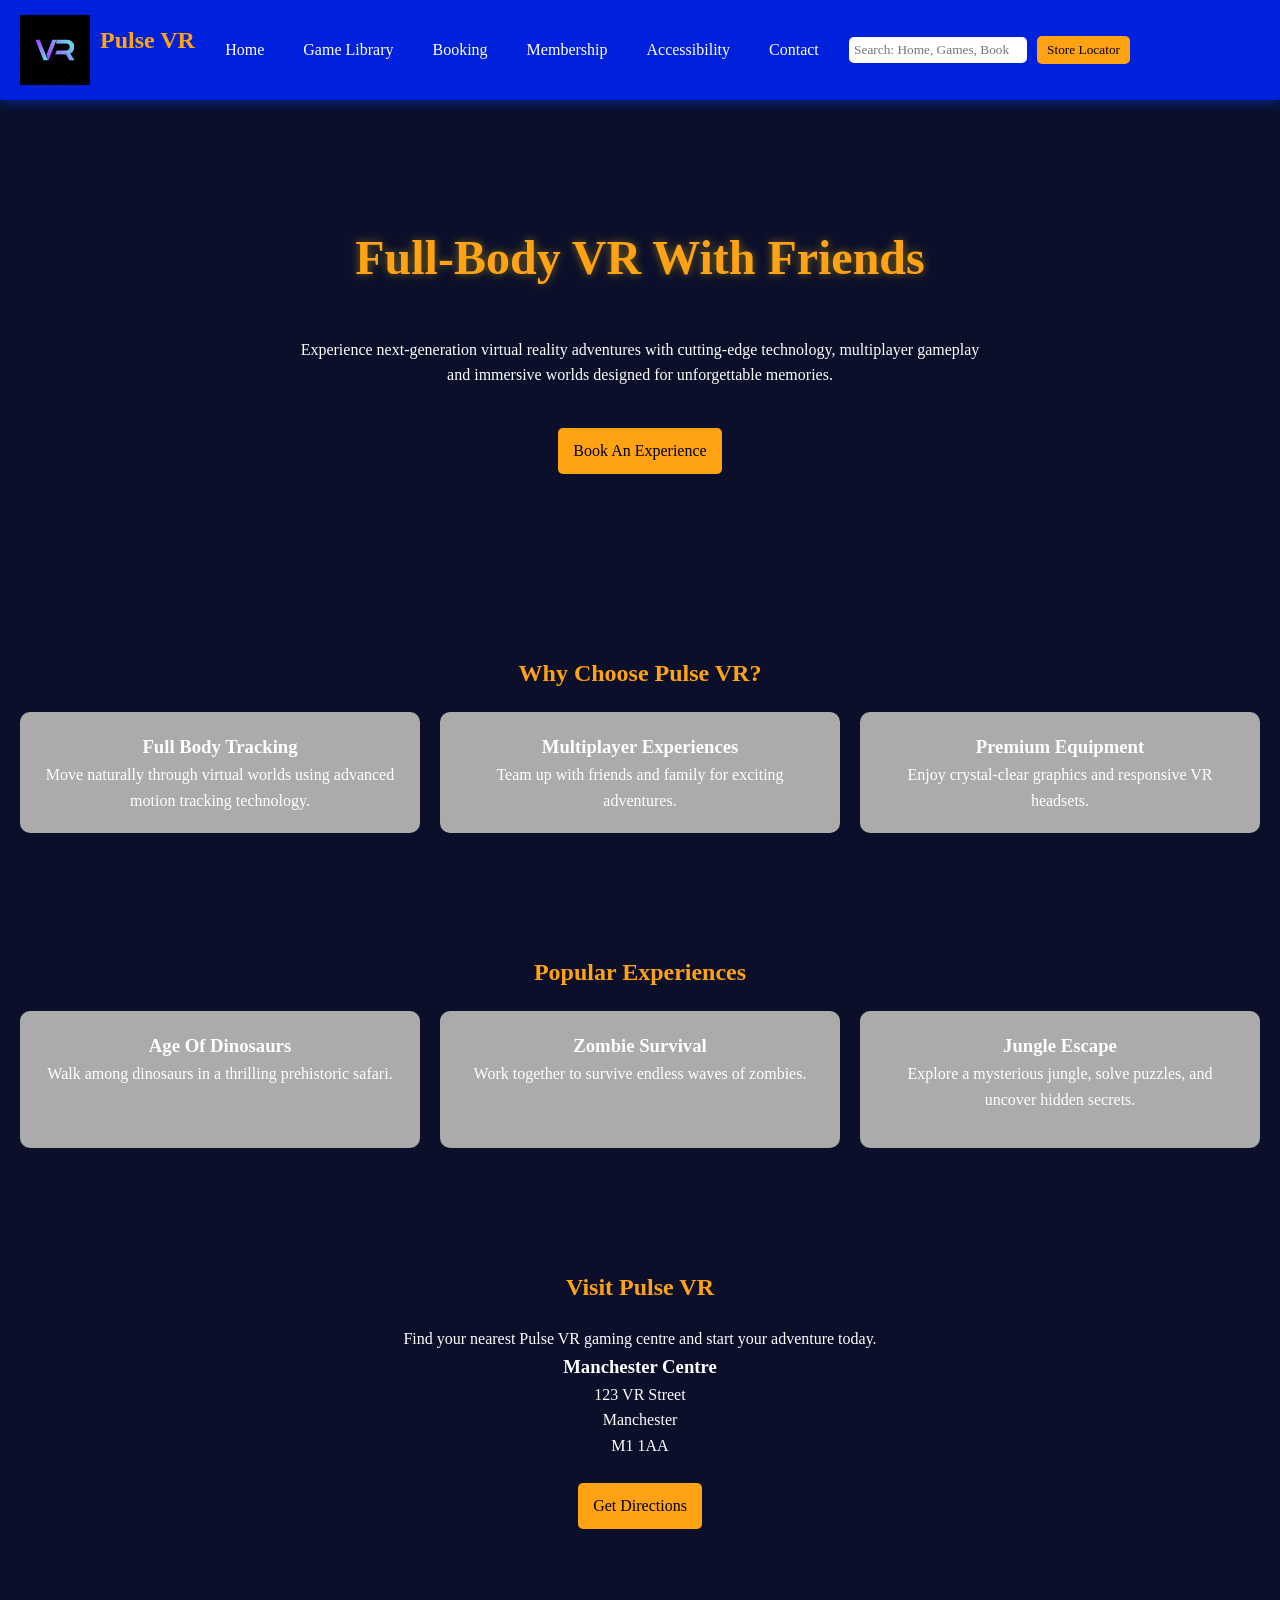
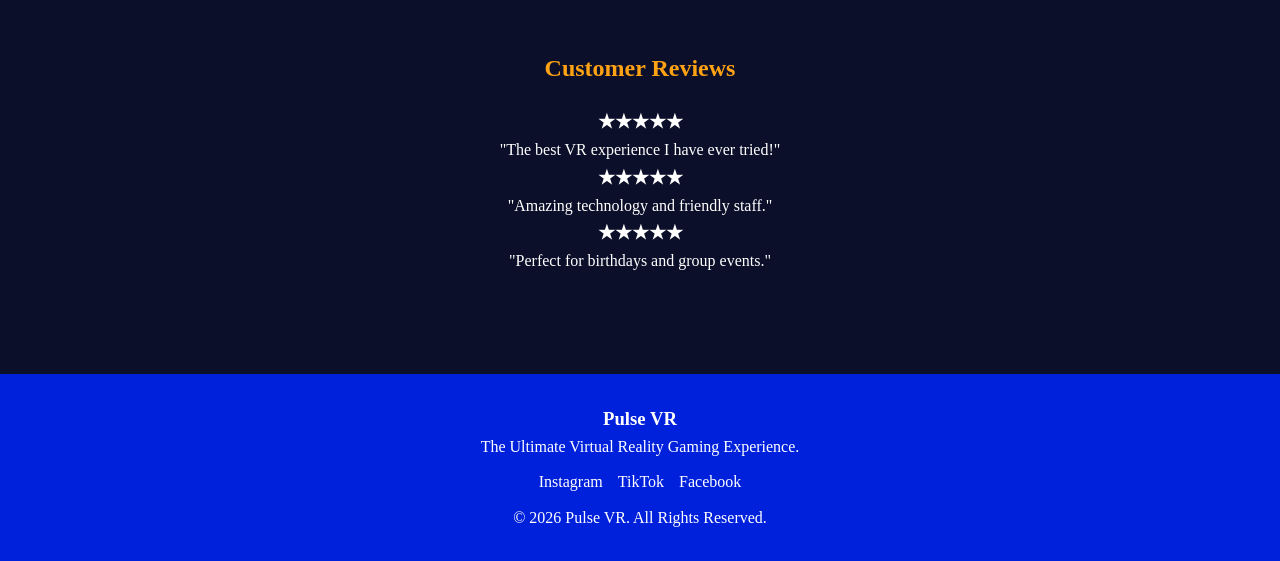
<file: index.html>
<!DOCTYPE html>
<html lang="en">
<head>
<meta charset="UTF-8">
<meta name="viewport" content="width=device-width, initial-scale=1.0">
<title>Pulse VR | Home</title>
<link rel="stylesheet" href="style.css">
</head>
<body>
<header>
<nav class="navbar">
<div class="logo">
<img src="./images/logo.png" alt="Pulse VR">
<h2>Pulse VR</h2>
</div>
<ul class="nav-links">
<li><a href="index.html">Home</a></li>
<li><a href="gamelibrary.html">Game Library</a></li>
<li><a href="booking.html">Booking</a></li>
<li><a href="membership.html">Membership</a></li>
<li><a href="accessibility.html">Accessibility</a></li>
<li><a href="contact.html">Contact</a></li>
</ul>
<div class="nav-right">
<input type="search" id="searchInput"
placeholder="Search: Home, Games, Booking...">
<button class="locator-btn">
                   Store Locator
</button>
<iframe scrolling="no" frameborder="no" clocktype="html5" style="overflow:hidden;border:0;margin:0;padding:0;width:120px;height:40px;"src="https://www.clocklink.com/html5embed.php?clock=004&timezone=UnitedKingdom_London&color=black&size=120&Title=&Message=&Target=&From=2026,1,1,0,0,0&Color=black"></iframe>
</div>
<div class="hamburger" id="hamburger">
   ☰
</div>
</nav>
</header>
<section class="hero">
<div class="hero-content">
<h1>Full-Body VR With Friends</h1>
<p>
               Experience next-generation virtual reality adventures with
               cutting-edge technology, multiplayer gameplay and immersive
               worlds designed for unforgettable memories.
</p>
<div class="hero-buttons">
<a href="booking.html" class="btn-primary">
                   Book An Experience
</a>
</div>
</div>
</section>
<section class="features">
<h2>Why Choose Pulse VR?</h2>
<div class="feature-grid">
<div class="feature-card">
<h3>Full Body Tracking</h3>
<p>
                   Move naturally through virtual worlds using advanced
                   motion tracking technology.
</p>
</div>
<div class="feature-card">
<h3>Multiplayer Experiences</h3>
<p>
                   Team up with friends and family for exciting adventures.
</p>
</div>
<div class="feature-card">
<h3>Premium Equipment</h3>
<p>
                   Enjoy crystal-clear graphics and responsive VR headsets.
</p>
</div>
</div>
</section>
<section class="popular-games">
<h2>Popular Experiences</h2>
<div class="games-grid">
<div class="game-card">
<h3>Age Of Dinosaurs</h3>
<p>
                   Walk among dinosaurs in a thrilling prehistoric safari.
</p>
</div>
<div class="game-card">
<h3>Zombie Survival</h3>
<p>
                   Work together to survive endless waves of zombies.
</p>
</div>
<div class="game-card">
<h3>Jungle Escape</h3>
<p>
Explore a mysterious jungle, solve puzzles, and uncover hidden secrets.
</p>
</div>
</div>
</section>
<section class="store-locator">
<h2>Visit Pulse VR</h2>
<p>
           Find your nearest Pulse VR gaming centre and start your
           adventure today.
</p>
<div class="location-box">
<h3>Manchester Centre</h3>
<p>
               123 VR Street<br>
               Manchester<br>
               M1 1AA
</p>
<a class="btn-primary" target="_blank"
href="https://www.google.com/maps?q=Pulse+VR+Manchester">
Get Directions
</a>
</div>
</section>
<section class="testimonials">
<h2>Customer Reviews</h2>
<div class="review-grid">
<div class="review-card">
<h3>★★★★★</h3>
<p>
                   "The best VR experience I have ever tried!"
</p>
</div>
<div class="review-card">
<h3>★★★★★</h3>
<p>
                   "Amazing technology and friendly staff."
</p>
</div>
<div class="review-card">
<h3>★★★★★</h3>
<p>
                   "Perfect for birthdays and group events."
</p>
</div>
</div>
</section>
<footer>
<div class="footer-content">
<h3>Pulse VR</h3>
<p>
               The Ultimate Virtual Reality Gaming Experience.
</p>
<div class="footer-links">
<a href="#">Instagram</a>
<a href="#">TikTok</a>
<a href="#">Facebook</a>
</div>
<p>
               © 2026 Pulse VR. All Rights Reserved.
</p>
</div>
</footer>
<script src="script.js"></script>
<div id="modal" class="modal">
<div class="modal-content">
<span id="closeModal">&times;</span>
<h2>VR Trailer</h2>
<p>Gameplay preview coming soon...</p>
</div>
</div>
</body>
</html>
</file>
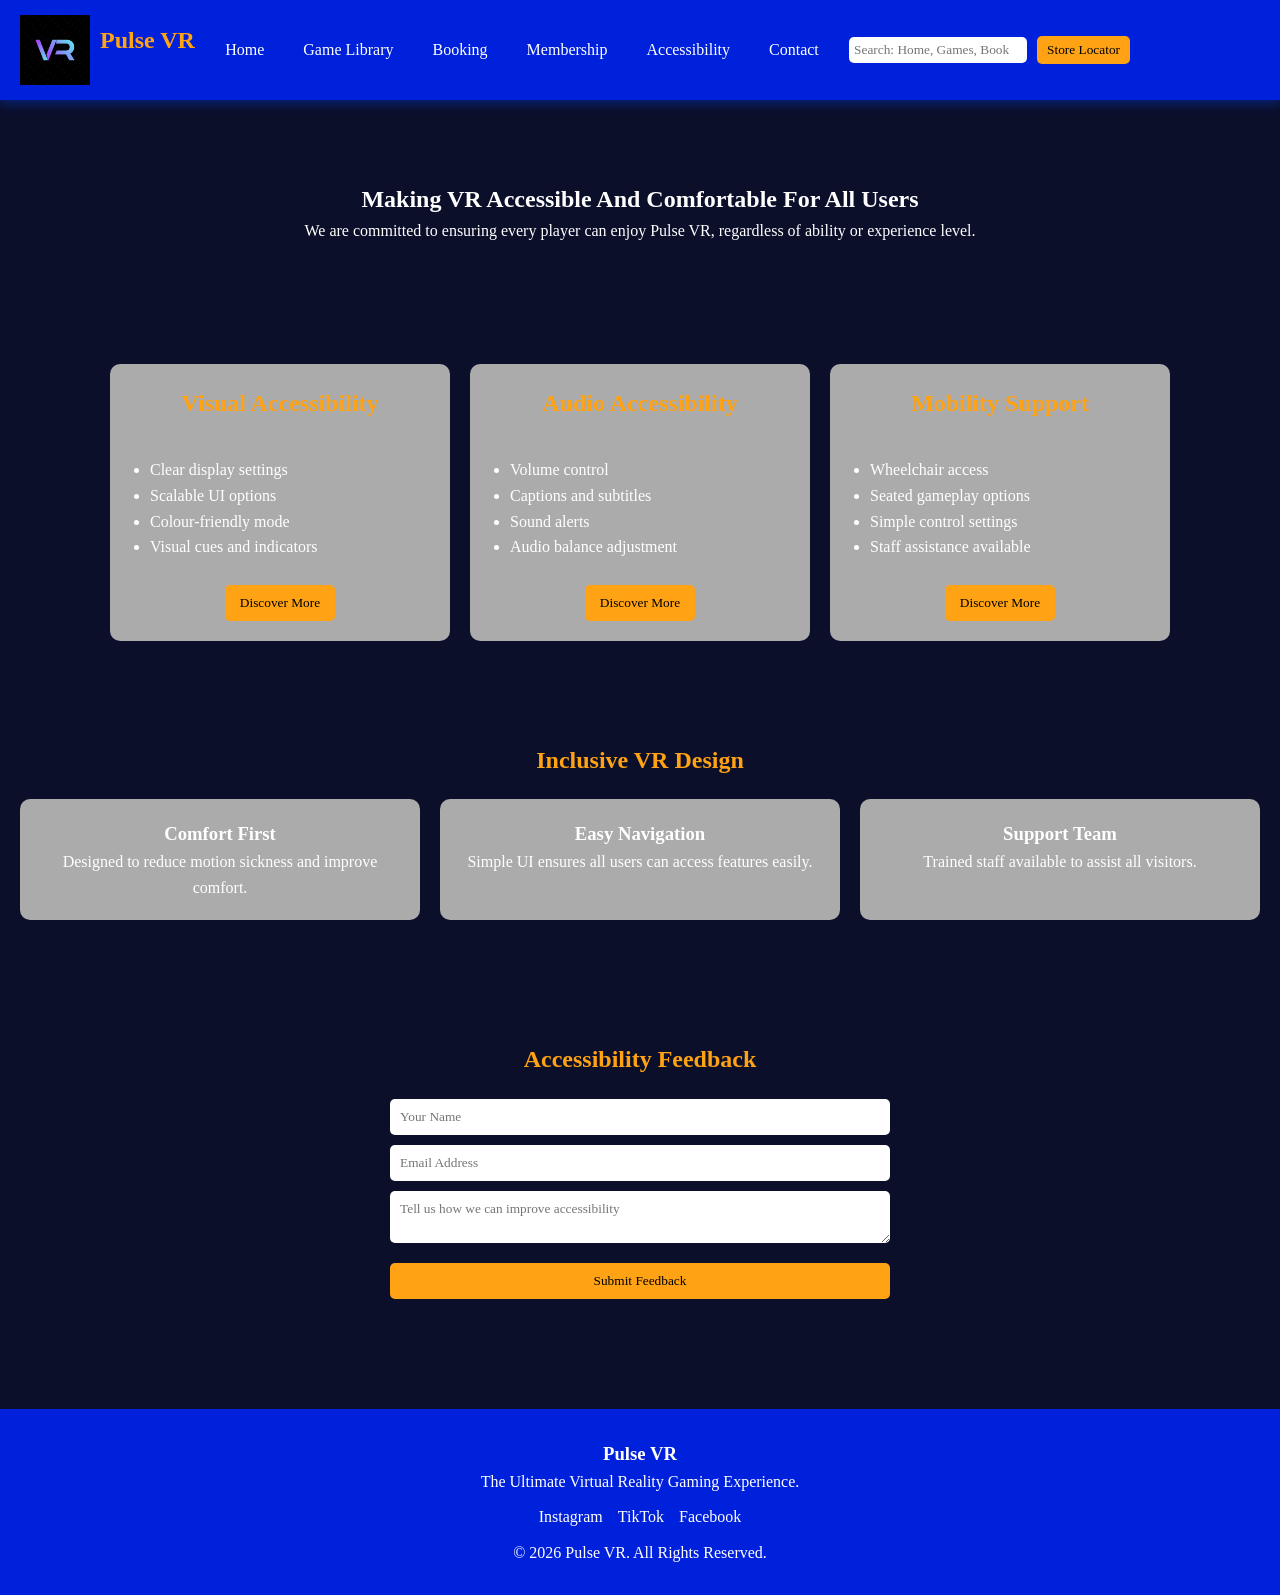
<file: accessibility.html>
<!DOCTYPE html>
<html lang="en">
<head>
<meta charset="UTF-8">
<meta name="viewport" content="width=device-width, initial-scale=1.0">
<title>Pulse VR | Accessibility</title>
<link rel="stylesheet" href="style.css">
</head>
<body>
<header>
<nav class="navbar">
<div class="logo">
<img src="./images/logo.png" alt="Pulse VR">
<h2>Pulse VR</h2>
</div>
<ul class="nav-links">
<li><a href="index.html">Home</a></li>
<li><a href="gamelibrary.html">Game Library</a></li>
<li><a href="booking.html">Booking</a></li>
<li><a href="membership.html">Membership</a></li>
<li><a href="accessibility.html">Accessibility</a></li>
<li><a href="contact.html">Contact</a></li>
</ul>
<div class="nav-right">
<input type="search" id="searchInput"
placeholder="Search: Home, Games, Booking...">
<button class="locator-btn">Store Locator</button>
<iframe scrolling="no" frameborder="no" clocktype="html5" style="overflow:hidden;border:0;margin:0;padding:0;width:120px;height:40px;"src="https://www.clocklink.com/html5embed.php?clock=004&timezone=UnitedKingdom_London&color=black&size=120&Title=&Message=&Target=&From=2026,1,1,0,0,0&Color=black"></iframe>
</div>
<div class="hamburger" id="hamburger">
   ☰
</div>
</nav>
</header>
<section class="page-hero">
<h1>Making VR Accessible And Comfortable For All Users</h1>
<p>
           We are committed to ensuring every player can enjoy Pulse VR,
           regardless of ability or experience level.
</p>
</section>
<section class="accessibility-grid">
<div class="accessibility-card">
<h2>Visual Accessibility</h2>
<ul>
<li>Clear display settings</li>
<li>Scalable UI options</li>
<li>Colour-friendly mode</li>
<li>Visual cues and indicators</li>
</ul>
<button onclick="toggleMore('visual-more')" class="btn-primary">
     Discover More
</button>
<div id="visual-more" class="more-box">
<p>We optimise visuals for clarity, comfort, and reduced eye strain in VR environments.</p>
</div>
</div>
<div class="accessibility-card">
<h2>Audio Accessibility</h2>
<ul>
<li>Volume control</li>
<li>Captions and subtitles</li>
<li>Sound alerts</li>
<li>Audio balance adjustment</li>
</ul>
<button onclick="toggleMore('audio-more')" class="btn-primary">
     Discover More
</button>
<div id="audio-more" class="more-box">
<p>Adaptive audio settings ensure clear sound balance and subtitle support for all users.</p>
</div>
</div>
<div class="accessibility-card">
<h2>Mobility Support</h2>
<ul>
<li>Wheelchair access</li>
<li>Seated gameplay options</li>
<li>Simple control settings</li>
<li>Staff assistance available</li>
</ul>
<button onclick="toggleMore('mobility-more')" class="btn-primary">
     Discover More
</button>
<div id="mobility-more" class="more-box">
<p>Designed for full accessibility including seated mode, assisted play, and simplified controls.</p>
</div>
</div>
</section>
<section class="features">
<h2>Inclusive VR Design</h2>
<div class="feature-grid">
<div class="feature-card">
<h3>Comfort First</h3>
<p>Designed to reduce motion sickness and improve comfort.</p>
</div>
<div class="feature-card">
<h3>Easy Navigation</h3>
<p>Simple UI ensures all users can access features easily.</p>
</div>
<div class="feature-card">
<h3>Support Team</h3>
<p>Trained staff available to assist all visitors.</p>
</div>
</div>
</section>
<section class="feedback">
<h2>Accessibility Feedback</h2>
<form id="accessibilityForm">
<input type="text" placeholder="Your Name" required>
<input type="email" placeholder="Email Address" required>
<textarea placeholder="Tell us how we can improve accessibility" required></textarea>
<button type="submit" class="btn-primary">Submit Feedback</button>
</form>
<p id="formMessage" style="margin-top:10px; color:#FFA213;"></p>
</section>
<footer>
<div class="footer-content">
<h3>Pulse VR</h3>
<p>The Ultimate Virtual Reality Gaming Experience.</p>
<div class="footer-links">
<a href="#">Instagram</a>
<a href="#">TikTok</a>
<a href="#">Facebook</a>
</div>
<p>© 2026 Pulse VR. All Rights Reserved.</p>
</div>
</footer>
<script src="script.js"></script>
<div id="modal" class="modal">
<div class="modal-content">
<span id="closeModal">&times;</span>
<h2>VR Trailer</h2>
<p>Gameplay preview coming soon...</p>
</div>
</div>
<script>
document.addEventListener("submit", function(e) {
   e.preventDefault();
   const form = e.target;
   const msg = document.getElementById("formMessage");
   if (form.id === "contactForm") {
       msg.innerText = "Thank you for contacting Pulse VR. We will get back to you soon.";
       msg.style.color = "#FFA213";
       form.reset();
   }
   if (form.id === "accessibilityForm") {
       msg.innerText = "Thank you for your accessibility feedback. Your comments help us improve the experience for all visitors.";
       msg.style.color = "#FFA213";
       form.reset();
   }
});
</script>
</body>
</html>
</file>
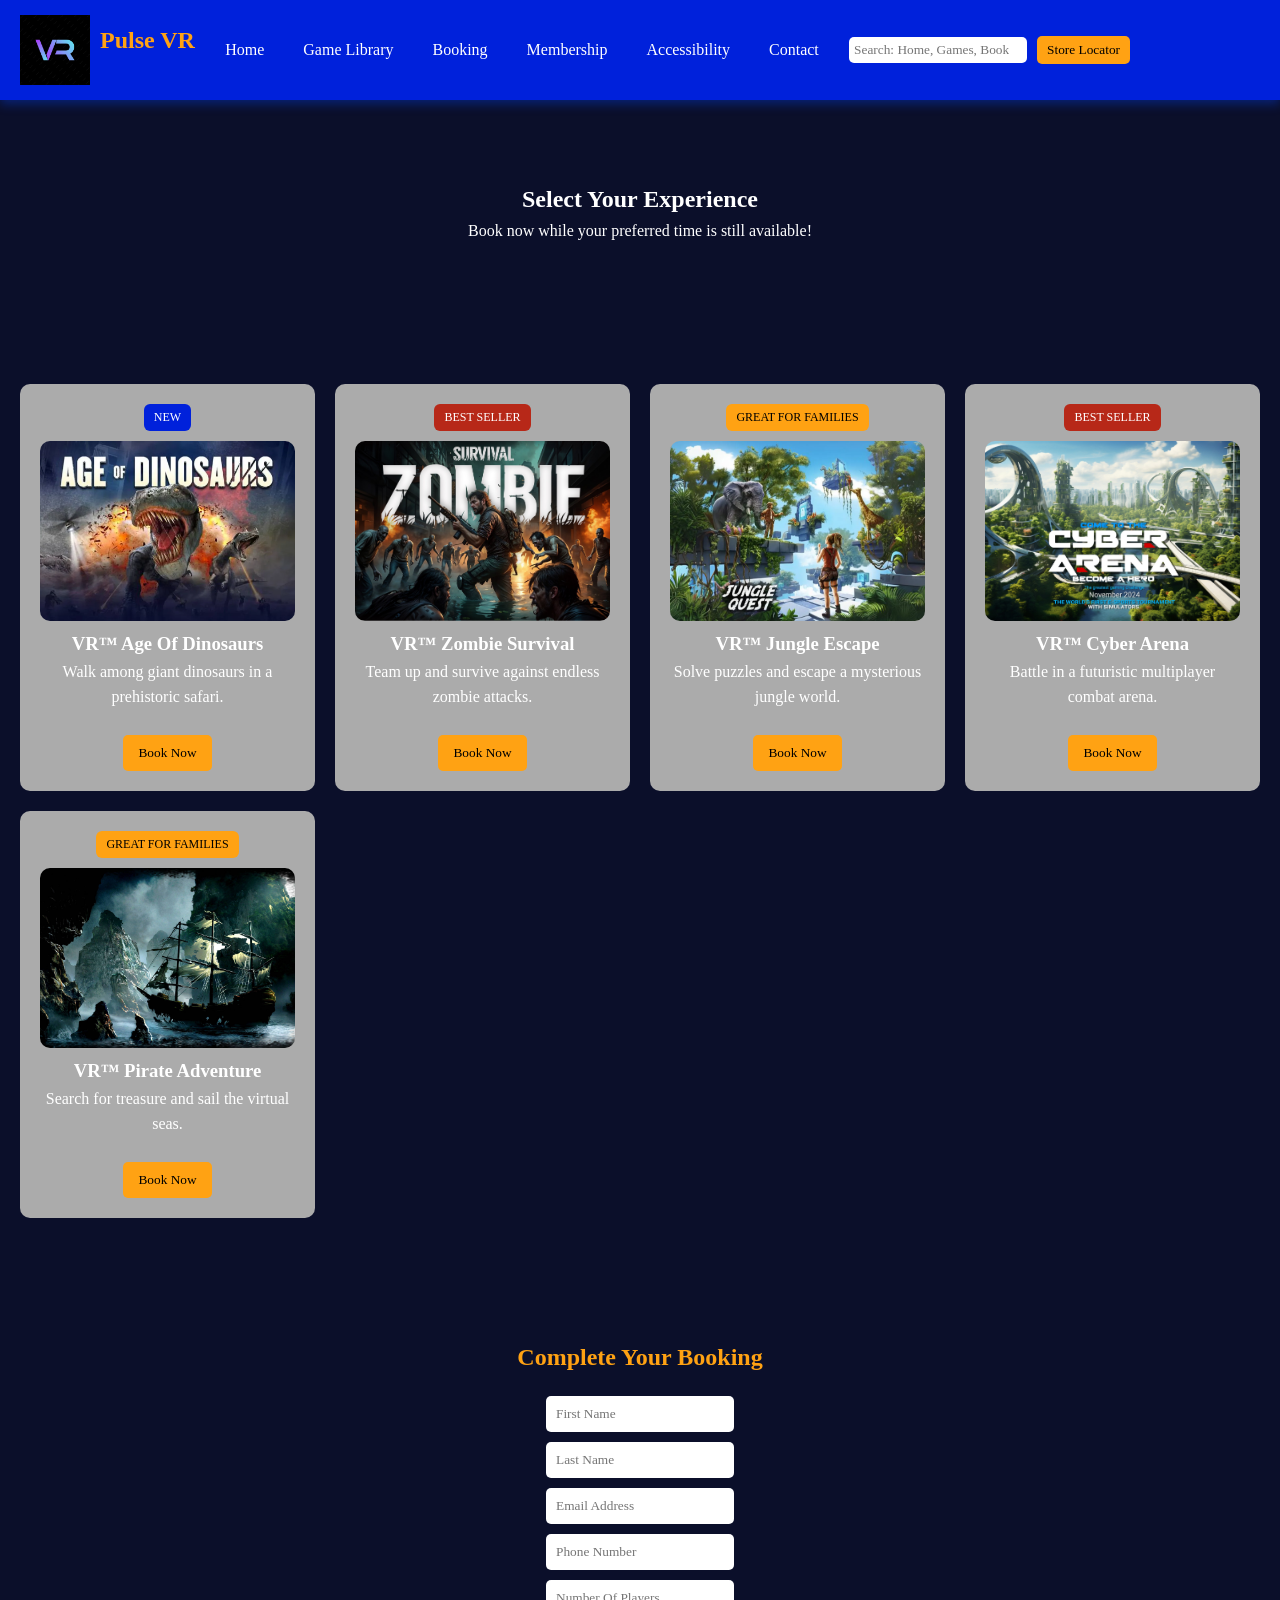
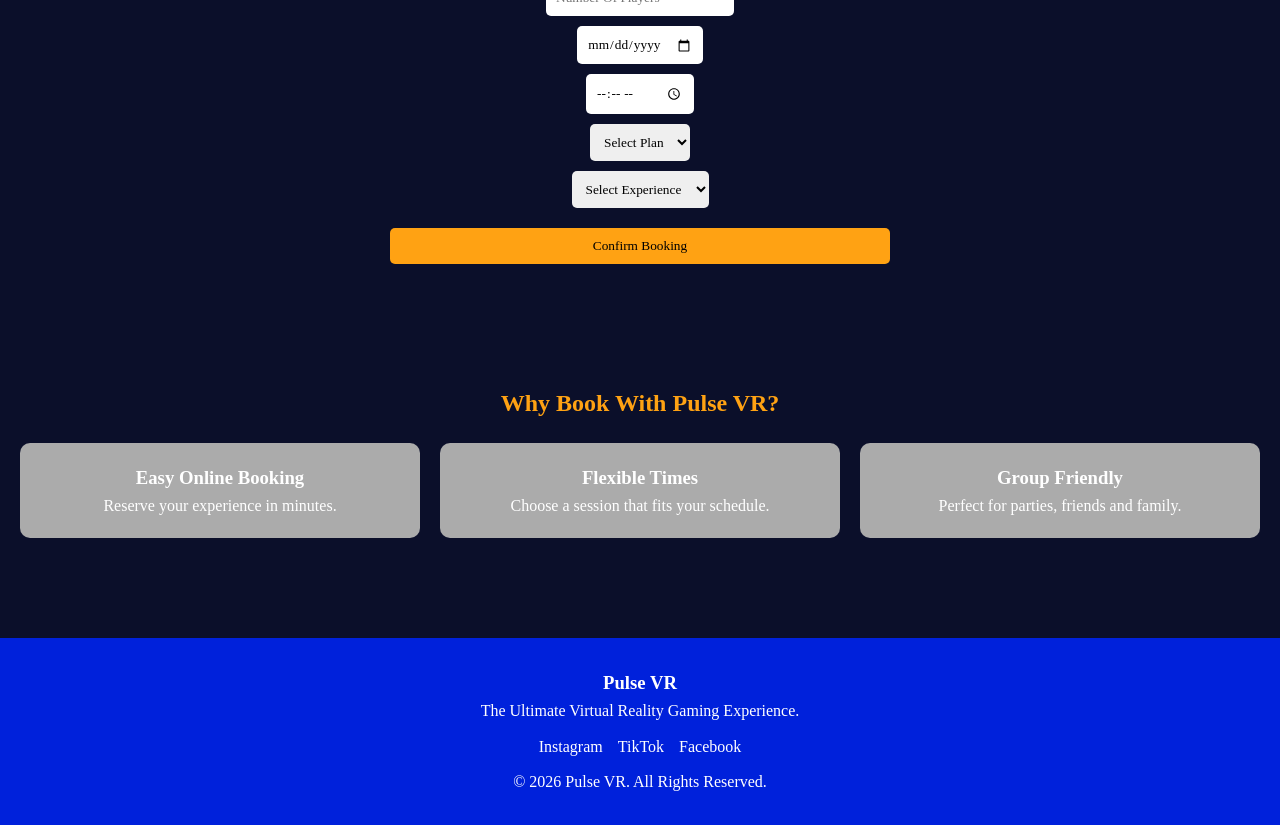
<file: booking.html>
<!DOCTYPE html>
<html lang="en">
<head>
<meta charset="UTF-8">
<meta name="viewport" content="width=device-width, initial-scale=1.0">
<title>Pulse VR | Booking</title>
<link rel="stylesheet" href="style.css">
</head>
<body>
<header>
<nav class="navbar">
<div class="logo">
<img src="./images/logo.png" alt="Pulse VR">
<h2>Pulse VR</h2>
</div>
<ul class="nav-links">
<li><a href="index.html">Home</a></li>
<li><a href="gamelibrary.html">Game Library</a></li>
<li><a href="booking.html">Booking</a></li>
<li><a href="membership.html">Membership</a></li>
<li><a href="accessibility.html">Accessibility</a></li>
<li><a href="contact.html">Contact</a></li>
</ul>
<div class="nav-right">
<input type="search" id="searchInput"
placeholder="Search: Home, Games, Booking...">
<button class="locator-btn">Store Locator</button>
<iframe scrolling="no" frameborder="no" clocktype="html5" style="overflow:hidden;border:0;margin:0;padding:0;width:120px;height:40px;"src="https://www.clocklink.com/html5embed.php?clock=004&timezone=UnitedKingdom_London&color=black&size=120&Title=&Message=&Target=&From=2026,1,1,0,0,0&Color=black"></iframe>
</div>
<div class="hamburger" id="hamburger">
   ☰
</div>
</nav>
</header>
<section class="page-hero">
<h1>Select Your Experience</h1>
<p>
           Book now while your preferred time is still available!
</p>
</section>
<section class="booking-games">
<div class="games-grid">
<div class="game-card">
<span class="tag new-tag">NEW</span>
<div class="game-image">
<img src="./images/Age-of-Dinosaurs.png" alt="Age Of Dinosaurs">
</div>
<h3>VR™ Age Of Dinosaurs</h3>
<p>Walk among giant dinosaurs in a prehistoric safari.</p>
<div class="game-buttons">
<button class="btn-primary">Book Now</button>
</div>
</div>
<div class="game-card">
<span class="tag best-tag">BEST SELLER</span>
<div class="game-image">
<img src="./images/Zombie-Survival.png" alt="Zombie Survival">
</div>
<h3>VR™ Zombie Survival</h3>
<p>Team up and survive against endless zombie attacks.</p>
<div class="game-buttons">
<button class="btn-primary">Book Now</button>
</div>
</div>
<div class="game-card">
<span class="tag family-tag">GREAT FOR FAMILIES</span>
<div class="game-image">
<img src="./images/Jungle-Escape.png" alt="Jungle Escape">
</div>
<h3>VR™ Jungle Escape</h3>
<p>Solve puzzles and escape a mysterious jungle world.</p>
<div class="game-buttons">
<button class="btn-primary">Book Now</button>
</div>
</div>
<div class="game-card">
<span class="tag best-tag">BEST SELLER</span>
<div class="game-image">
<img src="./images/Cyber-Arena.png" alt="Cyber Arena">
</div>
<h3>VR™ Cyber Arena</h3>
<p>Battle in a futuristic multiplayer combat arena.</p>
<div class="game-buttons">
<button class="btn-primary">Book Now</button>
</div>
</div>
<div class="game-card">
<span class="tag family-tag">GREAT FOR FAMILIES</span>
<div class="game-image">
<img src="./images/Pirate-Adventure.png" alt="Pirate Adventure">
</div>
<h3>VR™ Pirate Adventure</h3>
<p>Search for treasure and sail the virtual seas.</p>
<div class="game-buttons">
<button class="btn-primary">Book Now</button>
</div>
</div>
</div>
</section>
<section class="booking-form-section">
<h2>Complete Your Booking</h2>
<form id="bookingForm">
<div class="form-group">
<input type="text" placeholder="First Name" required>
</div>
<div class="form-group">
<input type="text" placeholder="Last Name" required>
</div>
<div class="form-group">
<input type="email" placeholder="Email Address" required>
</div>
<div class="form-group">
<input type="tel" placeholder="Phone Number" required>
</div>
<div class="form-group">
<input type="number" placeholder="Number Of Players" min="1" required>
</div>
<div class="form-group">
<input type="date" required>
</div>
<div class="form-group">
<input type="time" required>
</div>
<div class="form-group">
<select id="planSelect" required>
<option value="">Select Plan</option>
<option value="basic">Basic</option>
<option value="standard">Standard</option>
<option value="premium">Premium</option>
</select>
</div>
<div class="form-group">
<select required>
<option value="">Select Experience</option>
<option>Age Of Dinosaurs</option>
<option>Zombie Survival</option>
<option>Jungle Escape</option>
<option>Cyber Arena</option>
<option>Pirate Adventure</option>
</select>
</div>
<input type="hidden" id="selectedGameInput">
<button type="submit" class="btn-primary">
               Confirm Booking
</button>
</form>
</section>
<section class="features">
<h2>Why Book With Pulse VR?</h2>
<div class="feature-grid">
<div class="feature-card">
<h3>Easy Online Booking</h3>
<p>Reserve your experience in minutes.</p>
</div>
<div class="feature-card">
<h3>Flexible Times</h3>
<p>Choose a session that fits your schedule.</p>
</div>
<div class="feature-card">
<h3>Group Friendly</h3>
<p>Perfect for parties, friends and family.</p>
</div>
</div>
</section>
<footer>
<div class="footer-content">
<h3>Pulse VR</h3>
<p>
               The Ultimate Virtual Reality Gaming Experience.
</p>
<div class="footer-links">
<a href="#">Instagram</a>
<a href="#">TikTok</a>
<a href="#">Facebook</a>
</div>
<p>
               © 2026 Pulse VR. All Rights Reserved.
</p>
</div>
</footer>
<script src="script.js"></script>
<div id="modal" class="modal">
<div class="modal-content">
<span id="closeModal">&times;</span>
<h2>VR Trailer</h2>
<p>Gameplay preview coming soon...</p>
</div>
</div>
</body>
</html>
</file>
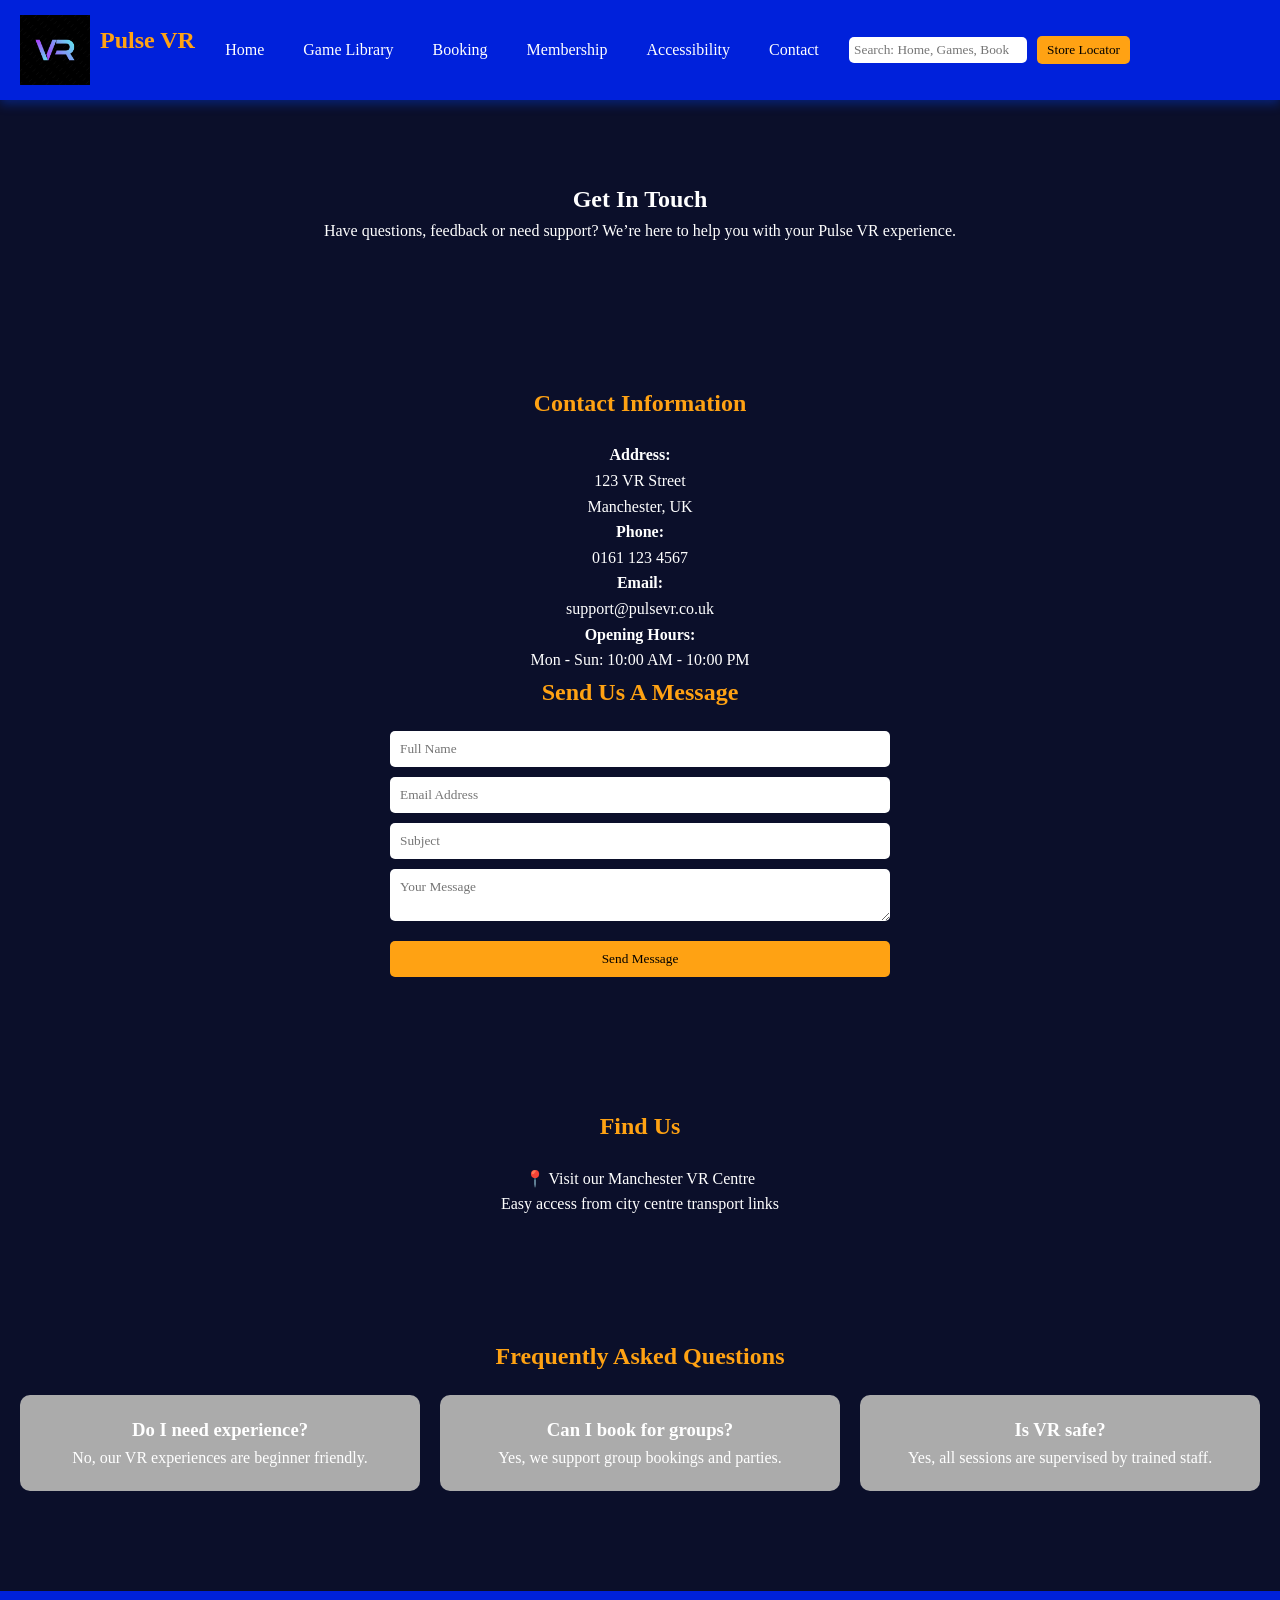
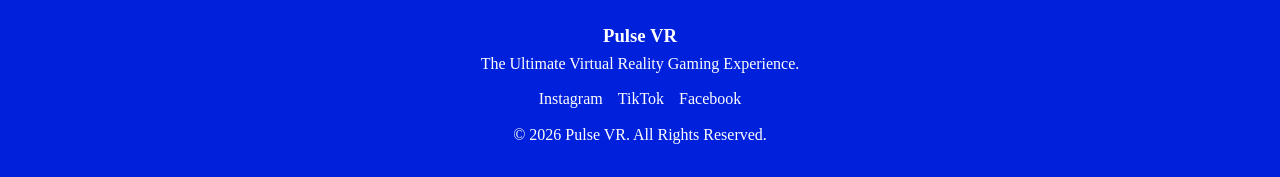
<file: contact.html>
<!-- <!DOCTYPE html> -->
<html lang="en">
<head>
<meta charset="UTF-8">
<meta name="viewport" content="width=device-width, initial-scale=1.0">
<title>Pulse VR | Contact</title>
<link rel="stylesheet" href="style.css">
</head>
<body>
<header>
<nav class="navbar">
<div class="logo">
<img src="./images/logo.png" alt="Pulse VR">
<h2>Pulse VR</h2>
</div>
<ul class="nav-links">
<li><a href="index.html">Home</a></li>
<li><a href="gamelibrary.html">Game Library</a></li>
<li><a href="booking.html">Booking</a></li>
<li><a href="membership.html">Membership</a></li>
<li><a href="accessibility.html">Accessibility</a></li>
<li><a href="contact.html">Contact</a></li>
</ul>
<div class="nav-right">
<input type="search" id="searchInput"
placeholder="Search: Home, Games, Booking...">
<button class="locator-btn">Store Locator</button>
<iframe scrolling="no" frameborder="no" clocktype="html5" style="overflow:hidden;border:0;margin:0;padding:0;width:120px;height:40px;"src="https://www.clocklink.com/html5embed.php?clock=004&timezone=UnitedKingdom_London&color=black&size=120&Title=&Message=&Target=&From=2026,1,1,0,0,0&Color=black"></iframe>
</div>
<div class="hamburger" id="hamburger">
   ☰
</div>
</nav>
</header>
<section class="page-hero">
<h1>Get In Touch</h1>
<p>
           Have questions, feedback or need support? We’re here to help you
           with your Pulse VR experience.
</p>
</section>
<section class="contact-section">
<div class="contact-container">
<div class="contact-info">
<h2>Contact Information</h2>
<p><strong>Address:</strong><br>
               123 VR Street<br>
               Manchester, UK</p>
<p><strong>Phone:</strong><br>
               0161 123 4567</p>
<p><strong>Email:</strong><br>
               support@pulsevr.co.uk</p>
<p><strong>Opening Hours:</strong><br>
               Mon - Sun: 10:00 AM - 10:00 PM</p>
</div>
<div class="contact-form">
<h2>Send Us A Message</h2>
<form id="contactForm">
<input type="text" placeholder="Full Name" required>
<input type="email" placeholder="Email Address" required>
<input type="text" placeholder="Subject" required>
<textarea placeholder="Your Message" required></textarea>
<button type="submit" class="btn-primary">Send Message</button>
</form>
<p id="formMessage" style="margin-top:10px; color:#FFA213;"></p>
</div>
</div>
</section>
<section class="map">
<h2>Find Us</h2>
<div class="map-box">
<p>
               📍 Visit our Manchester VR Centre<br>
               Easy access from city centre transport links
</p>
</div>
</section>
<section class="features">
<h2>Frequently Asked Questions</h2>
<div class="feature-grid">
<div class="feature-card">
<h3>Do I need experience?</h3>
<p>No, our VR experiences are beginner friendly.</p>
</div>
<div class="feature-card">
<h3>Can I book for groups?</h3>
<p>Yes, we support group bookings and parties.</p>
</div>
<div class="feature-card">
<h3>Is VR safe?</h3>
<p>Yes, all sessions are supervised by trained staff.</p>
</div>
</div>
</section>
<footer>
<div class="footer-content">
<h3>Pulse VR</h3>
<p>The Ultimate Virtual Reality Gaming Experience.</p>
<div class="footer-links">
<a href="#">Instagram</a>
<a href="#">TikTok</a>
<a href="#">Facebook</a>
</div>
<p>© 2026 Pulse VR. All Rights Reserved.</p>
</div>
</footer>
<script src="script.js"></script>
<div id="modal" class="modal">
<div class="modal-content">
<span id="closeModal">&times;</span>
<h2>VR Trailer</h2>
<p>Gameplay preview coming soon...</p>
</div>
</div>
<script>
document.addEventListener("submit", function(e) {
   e.preventDefault();
   const form = e.target;
   const msg = document.getElementById("formMessage");
   if (form.id === "contactForm") {
       msg.innerText = "Thank you for contacting Pulse VR. We will get back to you soon.";
       msg.style.color = "#FFA213";
       form.reset();
   }
   if (form.id === "accessibilityForm") {
       msg.innerText = "Thank you for your accessibility feedback. Your comments help us improve the experience for all visitors.";
       msg.style.color = "#FFA213";
       form.reset();
   }
});
</script>
</body>
</html>
</file>
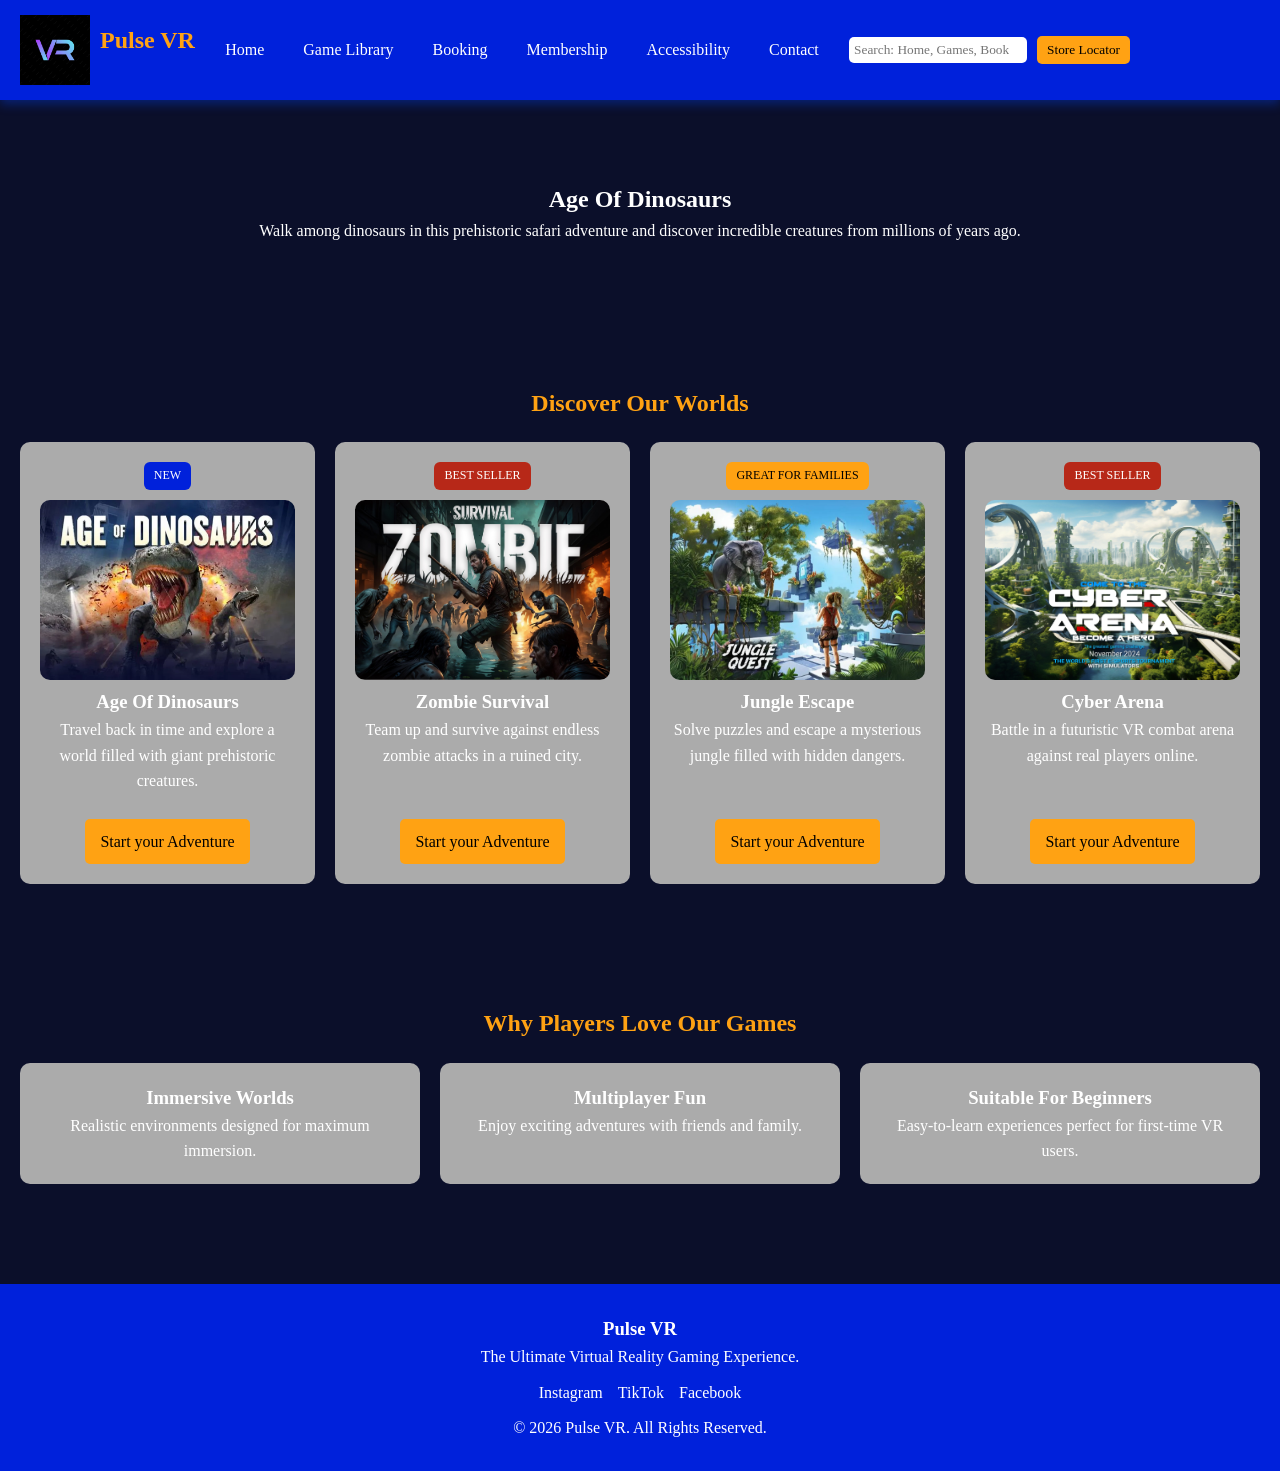
<file: gamelibrary.html>
<!DOCTYPE html>
<html lang="en">
<head>
<meta charset="UTF-8">
<meta name="viewport" content="width=device-width, initial-scale=1.0">
<title>Pulse VR | Game Library</title>
<link rel="stylesheet" href="style.css">
</head>
<body>
<header>
<nav class="navbar">
<div class="logo">
<img src="./images/logo.png" alt="Pulse VR">
<h2>Pulse VR</h2>
</div>
<ul class="nav-links">
<li><a href="index.html">Home</a></li>
<li><a href="gamelibrary.html">Game Library</a></li>
<li><a href="booking.html">Booking</a></li>
<li><a href="membership.html">Membership</a></li>
<li><a href="accessibility.html">Accessibility</a></li>
<li><a href="contact.html">Contact</a></li>
</ul>
<div class="nav-right">
<input type="search" id="searchInput"
placeholder="Search: Home, Games, Booking...">
<button class="locator-btn">Store Locator</button>
<iframe scrolling="no" frameborder="no" clocktype="html5" style="overflow:hidden;border:0;margin:0;padding:0;width:120px;height:40px;"src="https://www.clocklink.com/html5embed.php?clock=004&timezone=UnitedKingdom_London&color=black&size=120&Title=&Message=&Target=&From=2026,1,1,0,0,0&Color=black"></iframe>
</div>
<div class="hamburger" id="hamburger">
   ☰
</div>
</nav>
</header>
<section class="page-hero">
<h1>Age Of Dinosaurs</h1>
<p>
           Walk among dinosaurs in this prehistoric safari adventure and
           discover incredible creatures from millions of years ago.
</p>
</section>
<section class="game-library">
<h2>Discover Our Worlds</h2>
<div class="games-grid">
<div class="game-card">
<span class="tag new-tag">NEW</span>
<div class="game-image">
<img src="./images/Age-of-Dinosaurs.png" alt="Age Of Dinosaurs">
</div>
<h3>Age Of Dinosaurs</h3>
<p>
       Travel back in time and explore a world filled with giant prehistoric creatures.
</p>
<div class="game-buttons">
<a href="booking.html" class="btn-primary">Start your Adventure</a>
</div>
</div>
<div class="game-card">
<span class="tag best-tag">BEST SELLER</span>
<div class="game-image">
<img src="./images/Zombie-Survival.png" alt="Zombie Survival">
</div>
<h3>Zombie Survival</h3>
<p>
       Team up and survive against endless zombie attacks in a ruined city.
</p>
<div class="game-buttons">
<a href="booking.html" class="btn-primary">Start your Adventure</a>
</div>
</div>
<div class="game-card">
<span class="tag family-tag">GREAT FOR FAMILIES</span>
<div class="game-image">
<img src="./images/Jungle-Escape.png" alt="Jungle Escape">
</div>
<h3>Jungle Escape</h3>
<p>
       Solve puzzles and escape a mysterious jungle filled with hidden dangers.
</p>
<div class="game-buttons">
<a href="booking.html" class="btn-primary">Start your Adventure</a>
</div>
</div>
<div class="game-card">
<span class="tag best-tag">BEST SELLER</span>
<div class="game-image">
<img src="./images/Cyber-Arena.png" alt="Cyber Arena">
</div>
<h3>Cyber Arena</h3>
<p>
       Battle in a futuristic VR combat arena against real players online.
</p>
<div class="game-buttons">
<a href="booking.html" class="btn-primary">Start your Adventure</a>
</div>
</div>
</section>
<section class="features">
<h2>Why Players Love Our Games</h2>
<div class="feature-grid">
<div class="feature-card">
<h3>Immersive Worlds</h3>
<p>
                   Realistic environments designed for maximum immersion.
</p>
</div>
<div class="feature-card">
<h3>Multiplayer Fun</h3>
<p>
                   Enjoy exciting adventures with friends and family.
</p>
</div>
<div class="feature-card">
<h3>Suitable For Beginners</h3>
<p>
                   Easy-to-learn experiences perfect for first-time VR users.
</p>
</div>
</div>
</section>
<footer>
<div class="footer-content">
<h3>Pulse VR</h3>
<p>
               The Ultimate Virtual Reality Gaming Experience.
</p>
<div class="footer-links">
<a href="#">Instagram</a>
<a href="#">TikTok</a>
<a href="#">Facebook</a>
</div>
<p>
               © 2026 Pulse VR. All Rights Reserved.
</p>
</div>
</footer>
<script src="script.js"></script>
<div id="modal" class="modal">
<div class="modal-content">
<span id="closeModal">&times;</span>
<h2>VR Trailer</h2>
<p>Gameplay preview coming soon...</p>
</div>
</div>
</body>
</html>
</file>
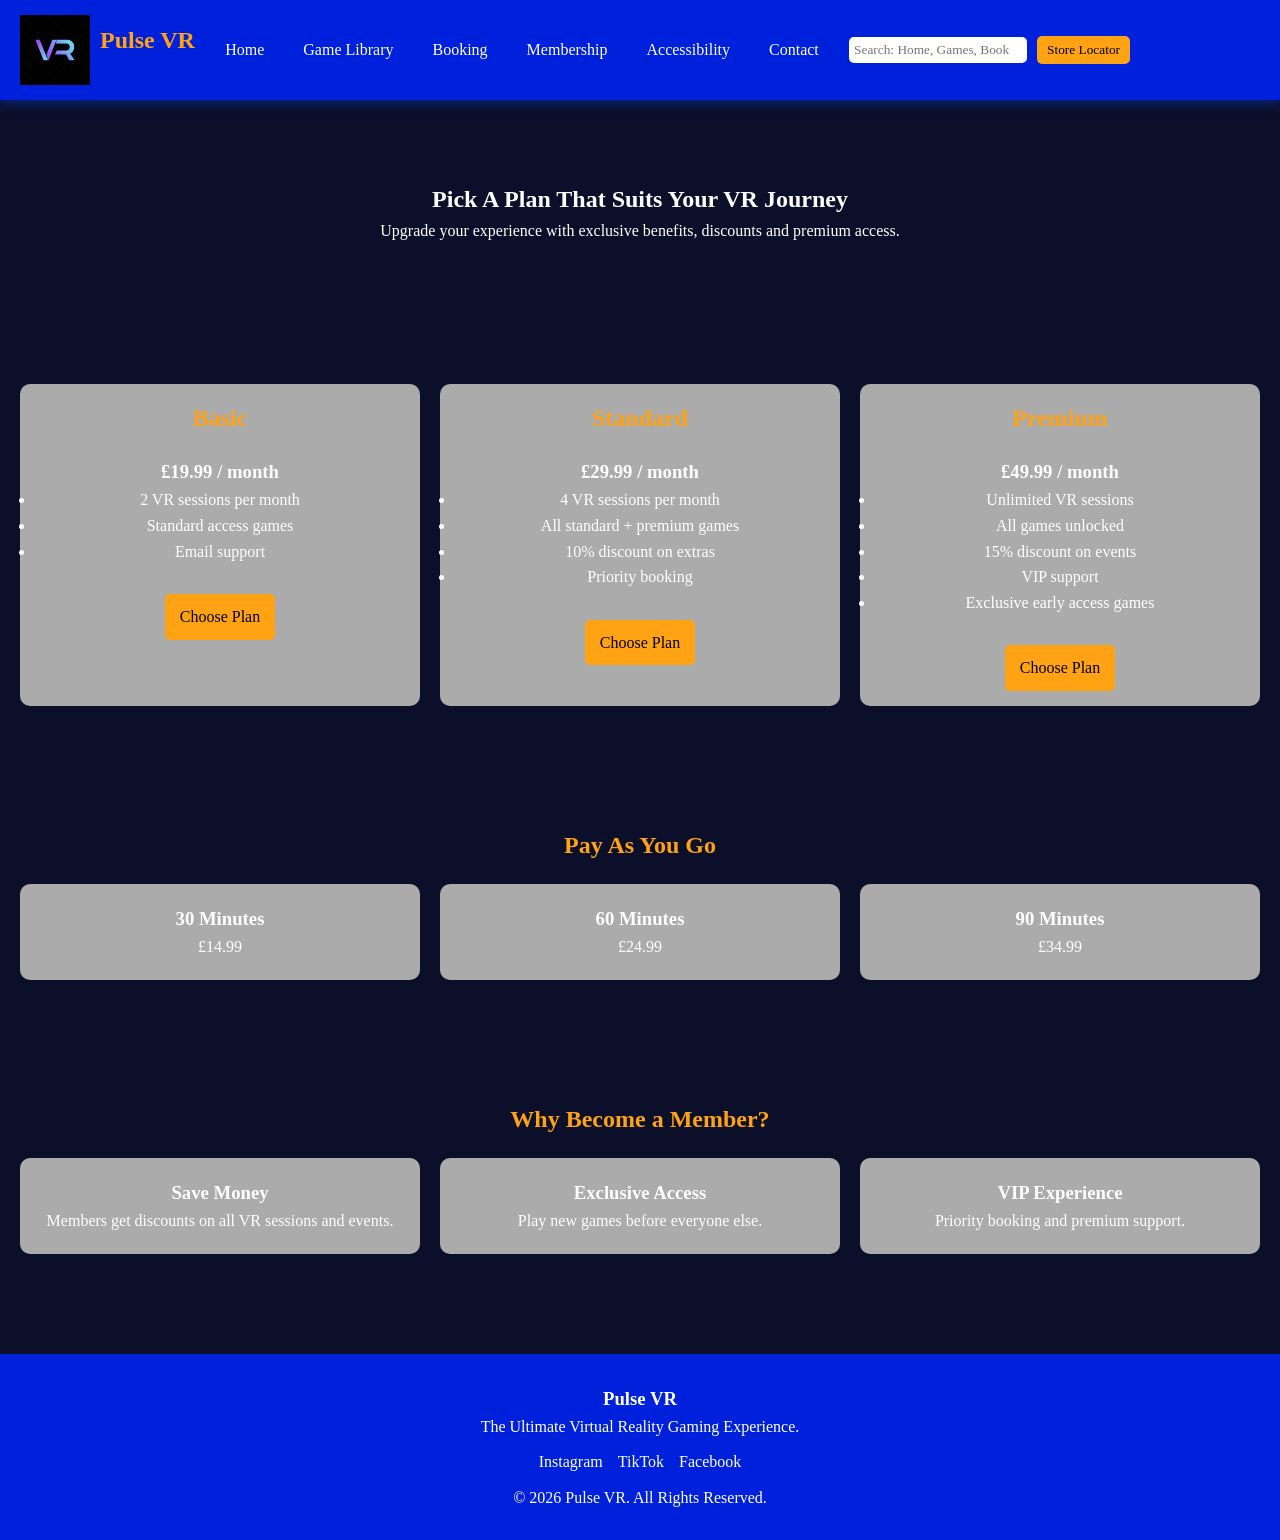
<file: membership.html>
<!DOCTYPE html>
<html lang="en">
<head>
<meta charset="UTF-8">
<meta name="viewport" content="width=device-width, initial-scale=1.0">
<title>Pulse VR | Membership</title>
<link rel="stylesheet" href="style.css">
</head>
<body>
<header>
<nav class="navbar">
<div class="logo">
<img src="./images/logo.png" alt="Pulse VR">
<h2>Pulse VR</h2>
</div>
<ul class="nav-links">
<li><a href="index.html">Home</a></li>
<li><a href="gamelibrary.html">Game Library</a></li>
<li><a href="booking.html">Booking</a></li>
<li><a href="membership.html">Membership</a></li>
<li><a href="accessibility.html">Accessibility</a></li>
<li><a href="contact.html">Contact</a></li>
</ul>
<div class="nav-right">
<input type="search" id="searchInput"
placeholder="Search: Home, Games, Booking...">
<button class="locator-btn">Store Locator</button>
<iframe scrolling="no" frameborder="no" clocktype="html5" style="overflow:hidden;border:0;margin:0;padding:0;width:120px;height:40px;"src="https://www.clocklink.com/html5embed.php?clock=004&timezone=UnitedKingdom_London&color=black&size=120&Title=&Message=&Target=&From=2026,1,1,0,0,0&Color=black"></iframe>
</div>
<div class="hamburger" id="hamburger">
   ☰
</div>
</nav>
</header>
<section class="page-hero">
<h1>Pick A Plan That Suits Your VR Journey</h1>
<p>
           Upgrade your experience with exclusive benefits, discounts and premium access.
</p>
</section>
<section class="membership">
<div class="membership-grid">
<div class="membership-card">
<h2>Basic</h2>
<h3>£19.99 / month</h3>
<ul>
<li>2 VR sessions per month</li>
<li>Standard access games</li>
<li>Email support</li>
</ul>
<a class="btn-primary" href="booking.html?plan=basic">
Choose Plan
</a>
</div>
<div class="membership-card highlight">
<h2>Standard</h2>
<h3>£29.99 / month</h3>
<ul>
<li>4 VR sessions per month</li>
<li>All standard + premium games</li>
<li>10% discount on extras</li>
<li>Priority booking</li>
</ul>
<a class="btn-primary" href="booking.html?plan=standard">
Choose Plan
</a>
</div>
<div class="membership-card">
<h2>Premium</h2>
<h3>£49.99 / month</h3>
<ul>
<li>Unlimited VR sessions</li>
<li>All games unlocked</li>
<li>15% discount on events</li>
<li>VIP support</li>
<li>Exclusive early access games</li>
</ul>
<a class="btn-primary" href="booking.html?plan=premium">
Choose Plan
</a>
</div>
</div>
</section>
<section class="pricing">
<h2>Pay As You Go</h2>
<div class="pricing-grid">
<div class="pricing-card">
<h3>30 Minutes</h3>
<p>£14.99</p>
</div>
<div class="pricing-card">
<h3>60 Minutes</h3>
<p>£24.99</p>
</div>
<div class="pricing-card">
<h3>90 Minutes</h3>
<p>£34.99</p>
</div>
</div>
</section>
<section class="features">
<h2>Why Become a Member?</h2>
<div class="feature-grid">
<div class="feature-card">
<h3>Save Money</h3>
<p>Members get discounts on all VR sessions and events.</p>
</div>
<div class="feature-card">
<h3>Exclusive Access</h3>
<p>Play new games before everyone else.</p>
</div>
<div class="feature-card">
<h3>VIP Experience</h3>
<p>Priority booking and premium support.</p>
</div>
</div>
</section>
<footer>
<div class="footer-content">
<h3>Pulse VR</h3>
<p>The Ultimate Virtual Reality Gaming Experience.</p>
<div class="footer-links">
<a href="#">Instagram</a>
<a href="#">TikTok</a>
<a href="#">Facebook</a>
</div>
<p>© 2026 Pulse VR. All Rights Reserved.</p>
</div>
</footer>
<script src="script.js"></script>
<div id="modal" class="modal">
<div class="modal-content">
<span id="closeModal">&times;</span>
<h2>VR Trailer</h2>
<p>Gameplay preview coming soon...</p>
</div>
</div>
</body>
</html>
</file>
<file: style.css>
* {
 margin: 0;
 padding: 0;
 box-sizing: border-box;
 font-family: Montserrat, Roboto;
 transition: all 0.3s ease;
}
body {
   background: #0b0f2a;
   color: white;
   line-height: 1.6;
}
.navbar {
   display: flex;
   justify-content: space-between;
   align-items: center;
   background: #0021DB;
   padding: 15px 20px;
   position: sticky;
   top: 0;
   z-index: 1000;
}
.logo {
   display: flex;
   align-items: center;
   gap: 10px;
}
.logo img {
   width: 70px;
   height: auto;
}
.logo h2 {
   color: #FFA213;
}
.nav-links {
   list-style: none;
   display: flex;
   gap: 15px;
}
.nav-links li a {
   color: white;
   text-decoration: none;
   padding: 8px 12px;
   transition: 0.3s;
}
.nav-links li a:hover {
   background: #FFA213;
   color: black;
   border-radius: 20px;
}
.nav-right {
   display: flex;
   gap: 10px;
   align-items: center;
}
.nav-right input {
   padding: 5px;
   border-radius: 5px;
   border: none;
}
.locator-btn {
   background: #FFA213;
   border: none;
   padding: 6px 10px;
   cursor: pointer;
   border-radius: 5px;
}
.locator-btn:hover {
   background: #B72818;
   color: white;
}
.hero {
   background: linear-gradient(#0021DB);
   padding: 120px 20px;
   text-align: center;
}
.hero h1 {
   font-size: 3rem;
   color: #FFA213;
   margin-bottom: 40px;
}
.hero p {
   max-width: 700px;
   margin: auto;
   margin-bottom: 30px;
}
.btn-primary {
   background: #FFA213;
   color: black;
   padding: 10px 15px;
   border: none;
   border-radius: 5px;
   cursor: pointer;
   text-decoration: none;
   transition: 0.3s;
}
.btn-primary:hover {
   background: #B72818;
   color: white;
}
.btn-secondary {
   background: transparent;
   border: 2px solid #FFA213;
   color: white;
   padding: 10px 15px;
   border-radius: 5px;
   cursor: pointer;
   transition: 0.3s;
}
.btn-secondary:hover {
   background: #FFA213;
   color: black;
}
section {
   padding: 60px 20px;
   text-align: center;
}
h2 {
   color: #FFA213;
   margin-bottom: 20px;
}
.feature-grid,
.games-grid,
.membership-grid,
.pricing-grid,
.accessibility-grid {
   display: grid;
   grid-template-columns: repeat(auto-fit, minmax(250px, 1fr));
   gap: 20px;
}
.feature-card,
.game-card,
.membership-card,
.pricing-card,
.accessibility-card {
   background: #ABABAB;
   padding: 20px;
   border-radius: 10px;
   transition: 0.3s;
}
.feature-card:hover,
.game-card:hover,
.membership-card:hover,
.pricing-card:hover,
.accessibility-card:hover {
   transform: translateY(-5px);
   background: #ABABAB;
}
.tag {
   display: inline-block;
   padding: 5px 10px;
   border-radius: 5px;
   margin-bottom: 10px;
   font-size: 12px;
}
.new-tag {
   background: #0021DB;
}
.best-tag {
   background: #B72818;
}
.family-tag {
   background: #FFA213;
   color: black;
}
form {
   display: flex;
   flex-direction: column;
   gap: 10px;
   max-width: 500px;
   margin: auto;
}
input, textarea, select {
   padding: 10px;
   border-radius: 5px;
   border: none;
}
footer {
   background: #0021DB;
   text-align: center;
   padding: 30px 20px;
   margin-top: 40px;
}
.footer-links {
   display: flex;
   justify-content: center;
   gap: 15px;
   margin: 10px 0;
}
.footer-links a {
   color: white;
   text-decoration: none;
}
.footer-links a:hover {
   color: #FFA213;
}
@media (max-width: 768px) {
   .navbar {
       flex-direction: column;
       gap: 10px;
   }
   .nav-links {
       flex-wrap: wrap;
       justify-content: center;
   }
   .hero h1 {
       font-size: 2rem;
   }
}
* {
   transition: all 0.3s ease;
}
.game-card:hover,
.feature-card:hover,
.membership-card:hover,
.accessibility-card:hover {
   box-shadow: 0 0 20px rgba(3, 3, 183, 0.4);
}
button,
.btn-primary,
.btn-secondary {
   transition: 0.3s ease;
}
.navbar {
   box-shadow: 0 4px 10px rgba(4, 66, 237, 0.4);
}
.hero h1 {
   text-shadow: 0 0 10px rgba(255, 208, 19, 0.442);
}
.page-hero {
   background: linear-gradient(#0021DB);
   padding: 80px 20px;
   text-align: center;
}
input:focus,
textarea:focus,
select:focus {
   outline: none;
   border: 2px solid #FFA213;
   box-shadow: 0 0 10px rgba(255, 162, 19, 0.5);
}
.tag {
   animation: fadeIn 0.5s ease;
}
@keyframes fadeIn {
   from {
       opacity: 0;
       transform: translateY(10px);
   }
   to {
       opacity: 1;
       transform: translateY(0);
   }
}
.footer-links a {
   transition: 0.3s;
}
.footer-links a:hover {
   transform: translateY(-3px);
}
.hamburger {
   display: none;
   font-size: 28px;
   cursor: pointer;
   color: black;
}
@media (max-width: 768px) {
   .nav-links {
       display: none;
       flex-direction: column;
       background: #0021DB;
       position: absolute;
       top: 70px;
       left: 0;
       width: 100%;
       padding: 20px;
   }
   .nav-links.active {
       display: flex;
   }
   .hamburger {
       display: block;
   }
   .nav-right {
       flex-direction: column;
   }
}
.modal {
   display: none;
   position: fixed;
   top: 0;
   left: 0;
   width: 100%;
   height: 100%;
   background: rgba(0, 0, 0, 0.8);
   justify-content: center;
   align-items: center;
}
.modal-content {
   background: #ABABAB;
   padding: 30px;
   border-radius: 10px;
   text-align: center;
}
#closeModal {
   float: right;
   cursor: pointer;
   font-size: 20px;
}
.game-image img {

    width: 100%;

    height: 180px;

    object-fit: cover;

    border-radius: 10px;

}
.nav-right {

    display: flex;

    align-items: center;

    gap: 10px;

    justify-content: flex-end;

    flex-wrap: nowrap;

}
.nav-right iframe {
   display: block;
   margin: 0;
   padding: 0;
}
.membership-card ul {
 margin-bottom: 15px;
}
.membership-card .btn-primary,
.membership-card a.btn-primary {
 display: inline-block;
 margin-top: 15px;
}
.accessibility-grid {
 display: grid;
 grid-template-columns: repeat(3, 1fr);
 gap: 20px;
 max-width: 1100px;
 margin: 0 auto;
 padding: 40px 20px;
}
.accessibility-card {
 background: #ABABAB;
 padding: 20px;
 border-radius: 10px;
 text-align: center;
 display: flex;
 flex-direction: column;
}
.accessibility-card ul {
 text-align: left;
 margin: 15px 0;
 padding-left: 20px;
}
.more-box {
 display: none;
 margin-top: 10px;
 padding: 12px;
 background: #0b0f2a;
 border-left: 4px solid #FFA213;
 border-radius: 8px;
 text-align: left;
}
.accessibility-card button {
 width: auto;
 align-self: center;
 margin-top: 10px;
}
@media (max-width: 900px) {
 .accessibility-grid {
   grid-template-columns: 1fr;
 }
}
.membership-card {
 max-width: 400px;
 width: 100%;
 margin: 0 auto;
 padding: 15px;
}
.game-card {
   display: flex;
   flex-direction: column;
}
.game-card p {
   margin-bottom: 15px;
}
.game-buttons {
   margin-top: auto;
}
.game-card .tag {
   align-self: center;
}
.tag {
   display: inline-block !important;
   padding: 4px 10px;
   font-size: 12px;
   border-radius: 6px;
   white-space: nowrap;
}
.location-box p {
   margin-bottom: 15px;
}
.btn-primary {
   margin-top: 10px;
   display: inline-block;
}
</file>
